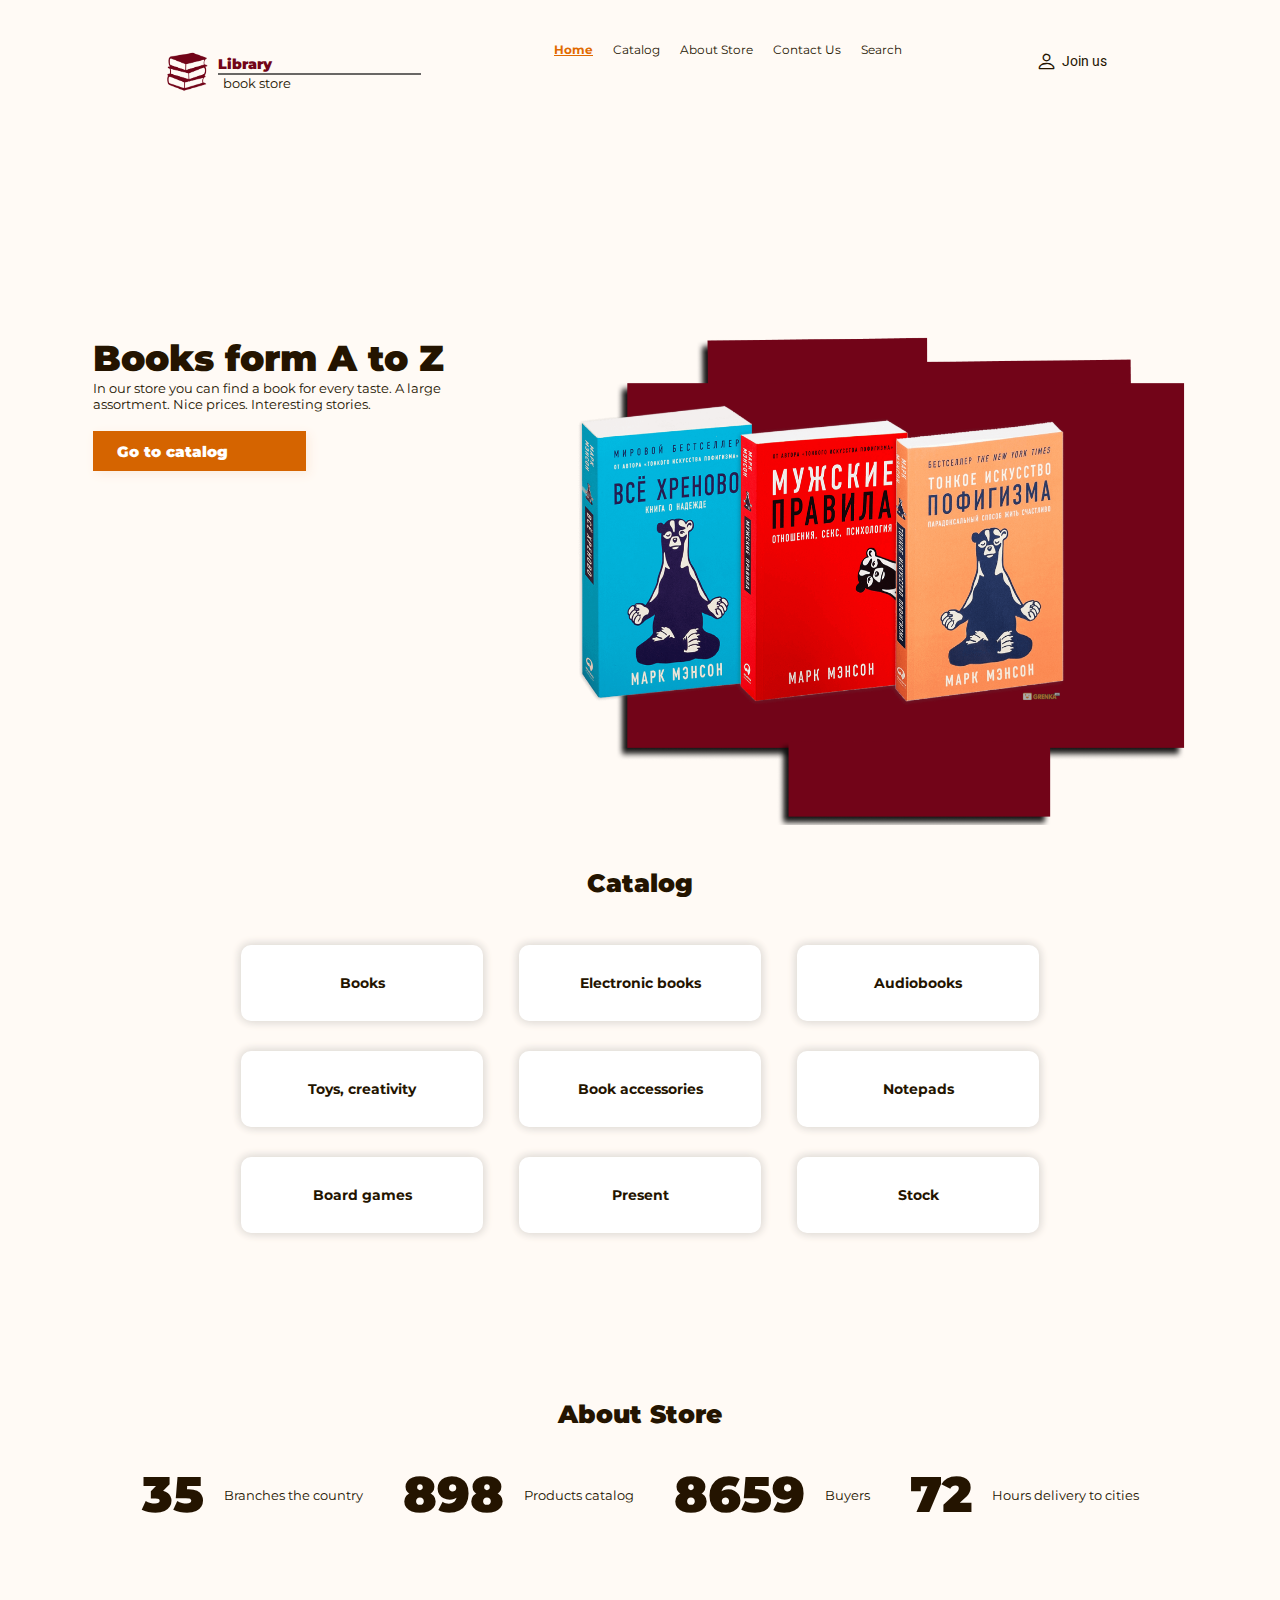
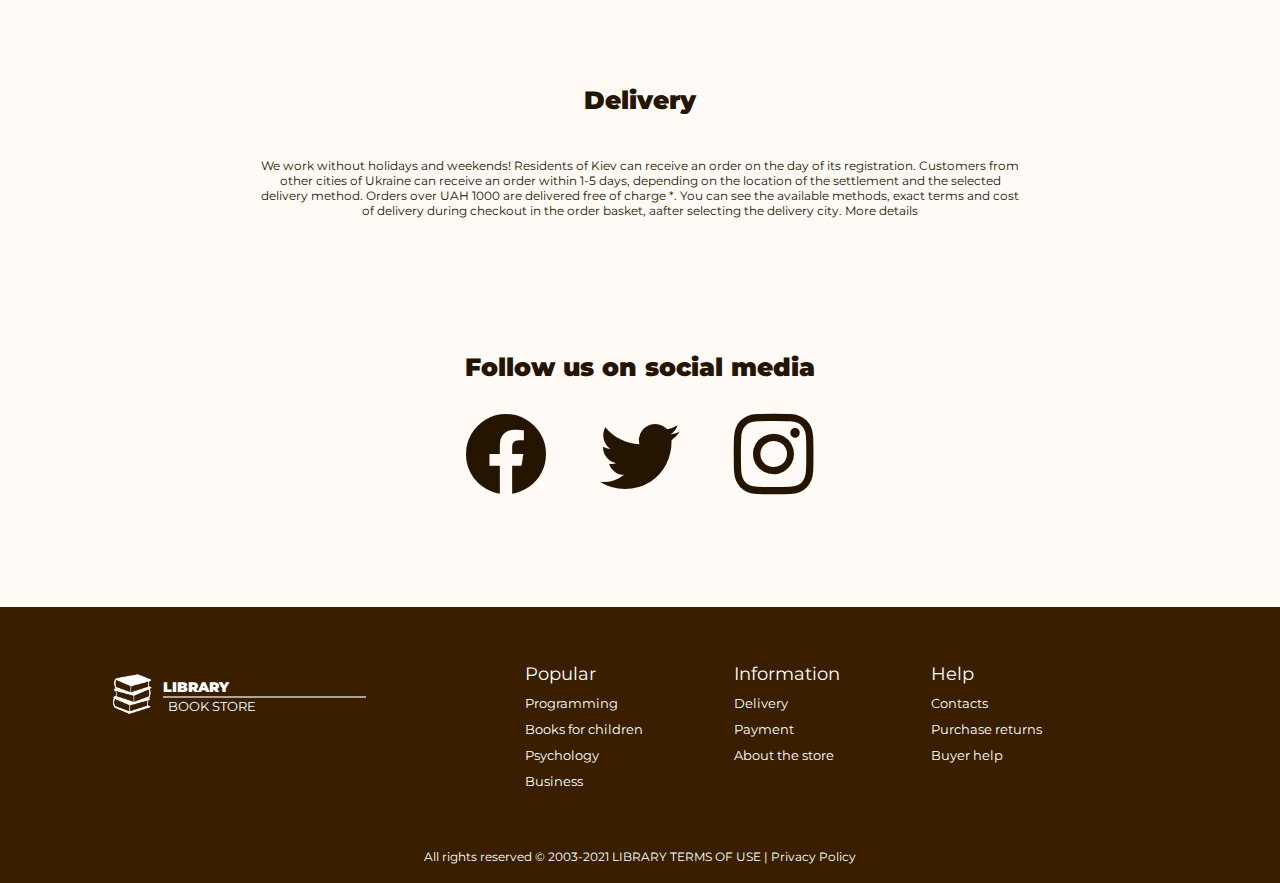
<file: index.html>
<!DOCTYPE html>
<html lang="en">

<head>
    <meta charset="UTF-8">
    <meta name="viewport" content="width=device-width, initial-scale=1.0">
    <link rel="stylesheet" href="./assets/css/style.css">
    <link rel="stylesheet" href="https://cdn.jsdelivr.net/npm/bootstrap-icons@1.11.3/font/bootstrap-icons.min.css">
    <title>Home Page</title>
</head>

<body>

    <header>
        <div class="logo_container">
            <img src="./assets/images/logo_book_white2.png" alt="book_logo" srcset="">
            <span class="logo_textContent">
                <p id="firstP">Library</p>
                <p id="for_line"></p>
                <p id="secondP">book store</p>
            </span>
        </div>
        <div>
            <ul class="navbar-list">
                <li><a href="" id="home_href">Home</a></li>
                <li><a href="./assets/pages/catalog.html">Catalog</a></li>
                <li><a href="./assets/pages/about.html">About Store</a></li>
                <li><a href="">Contact Us</a></li>
                <li><a href="">Search</a></li>
            </ul>
        </div>
        <div id="user-profile">
            <i class="bi bi-person"></i>
            <p>Join us</p>
        </div>
    </header>
    <!-- ======================================== -->
    <main>
        <div class="main-text-box">
            <h1>Books form A to Z</h1>
            <p>In our store you can find a book for every taste. A large assortment. Nice prices. Interesting
                stories.
            </p>
            <a href="./assets/pages/catalog.html">Go to catalog</a>
        </div>
        <img src="./assets/images/books-logos.png" alt="" srcset="">
    </main>
    <section class="catalog-section">
        <h2>Catalog</h2>
        <div>
            <ul>
                <li><button>Books</button></li>
                <li><button>Toys, creativity</button></li>
                <li><button>Board games</button></li>
            </ul>
            <ul>
                <li><button>Electronic books</button></li>
                <li><button>Book accessories</button></li>
                <li><button>Present</button></li>
            </ul>
            <ul>
                <li><button>Audiobooks</button></li>
                <li><button>Notepads</button></li>
                <li><button>Stock</button></li>
            </ul>
        </div>
    </section>
    <!-- ======================================== -->
    <section class="aboutStore-inform-section">
        <h3>About Store</h3>
        <div class="aboutStore-inform">
            <ul>
                <li>
                    <p id="inform-amount">35</p>
                    <p id="inform-text">Branches the country</p>
                </li>
                <li>
                    <p id="inform-amount">898</p>
                    <p id="inform-text">Products catalog</p>
                </li>
                <li>
                    <p id="inform-amount">8659</p>
                    <p id="inform-text">Buyers</p>
                </li>
                <li>
                    <p id="inform-amount">72</p>
                    <p id="inform-text">Hours delivery to cities</p>
                </li>
            </ul>
        </div>
    </section>
    <!-- ======================================== -->
    <section class="delivery-inform-section">
        <h4>Delivery</h4>
        <p>We work without holidays and weekends! Residents of Kiev can receive an order on the day of its
            registration.
            Customers from other cities of Ukraine can receive an order within 1-5 days, depending on the location
            of
            the settlement and the selected delivery method. Orders over UAH 1000 are delivered free of charge *.
            You
            can see the available methods, exact terms and cost of delivery during checkout in the order basket,
            aafter
            selecting the delivery city. More details</p>
    </section>
    <!--  -->
    <section class="socialLinks-section">
        <h2>Follow us on social media</h2>
        <div class="socialLinks-div">
            <a href="https://www.facebook.com/?_rdr"><i class="bi bi-facebook"></i></a>
            <a href="https://x.com/"><i class="bi bi-twitter"></i></a>
            <a href="https://www.instagram.com/"><i class="bi bi-instagram"></i></a>
        </div>
    </section>
    <!-- ======================================== -->
    <footer>
        <div>
            <div class="footer-main">
                <div class="footer-logo_container">
                    <img src="./assets/images/booklogo_Brown.png" alt="book_logo" srcset="">
                    <span class="footer-logo_textContent">
                        <p id="footer-firstP">LIBRARY</p>
                        <p id="footer-for_line"></p>
                        <p id="footer-secondP">BOOK STORE</p>
                    </span>
                </div>
                <div class="footer-list">
                    <ul>
                        <li><a href="">Popular</a></li>
                        <li><a href="">Programming</a></li>
                        <li><a href="">Books for children</a></li>
                        <li><a href="">Psychology</a></li>
                        <li><a href="">Business</a></li>
                    </ul>
                    <ul>
                        <li><a href="">Information</a></li>
                        <li><a href="">Delivery</a></li>
                        <li><a href="">Payment</a></li>
                        <li><a href="">About the store</a></li>
                    </ul>
                    <ul>
                        <li><a href="">Help</a></li>
                        <li><a href="">Contacts</a></li>
                        <li><a href="">Purchase returns</a></li>
                        <li><a href="">Buyer help</a></li>
                    </ul>
                </div>
                <div class="request-call-div">
                </div>
            </div>
        </div>
        <p id="copyright-text">All rights reserved © 2003-2021 LIBRARY TERMS OF USE | Privacy Policy</p>
    </footer>
    <form class="join-form-modal hidden" action=""> 
        <h2>Join Us</h2>
        <input type="text" name="" id="jUsername" placeholder="Username" required>
        <input type="email" name="" id="jEmail" placeholder="Email" required>
        <button id="jSubmit" type="submit">Join</button>
    </form>
    <div class="overlay hidden"></div>




</body>

<script src="./assets/js/script.js"></script>
</html>
</file>
<file: assets/css/style.css>
@import url(../css/font.css);
:root{
    --darkBrown:rgb(36, 20, 0)
}

* {
    margin: 0;
    padding: 0;
    box-sizing: border-box;
}

/* Semanthic's design */

body {
    background-color: rgb(255, 250, 245);
}

header {
    display: flex;
    justify-content: space-evenly;
    margin-top: 40px;
}

main{
    display: flex;
    margin-top: 244px;
    justify-content: space-evenly;
}

footer{
    background-color: rgb(57, 31, 0);
    margin-top: 6.5rem;
    height: 276px;
}


/*  */
/* Header Logo*/
.logo_container {
    display: flex;
    margin-top: 10px;
    margin-left: 32px;
}

.logo_container img {
    width: 42px;
    height: 42px;
}

#firstP {
    font-family: "Mont";
    font-weight: 900;
    font-size: 14px;
    color: rgb(114, 4, 24);
    padding-top: 5px;
}

#secondP {
    font-family: "Mont";
    font-weight: 400;
    font-size: 13px;
    color: var(--darkBrown);
    padding-left: 5px;
}

.logo_textContent {
    display: flex;
    flex-direction: column;
    padding-left: 10px;
}

#for_line {
    border: 1px solid rgb(105, 103, 101);
    width: 203px;
}

/* Navigation */
.navbar-list {
    list-style: none;
    display: flex;
    gap: 20px;
}

.navbar-list a {
    text-decoration: none;
    color: var(--darkBrown);
    font-size: 12px;
    font-weight: 400;
    font-family: "Mont";
}

#home_href {
    color: rgb(225, 106, 0);
    text-decoration-line: underline;
    font-weight: 700;
}

/* User Profile Panel */
#user-profile {
    display: flex;
    margin-top: 10px;
    cursor: pointer;
}

.bi-person {
    color: var(--darkBrown);
    font-size: 21px;
}

#user-profile p {
    font-size: 14px;
    font-family: "Roboto";
    font-weight: 400;
    margin: 3px 40px 0 5px;
    color: var(--darkBrown);
}

/*  */
/* Main Text Content (Books from A to Z) */

.main-text-box h1{
    font-size: 36px;
    font-family: "Mont";
    font-weight: 900;
    color: var(--darkBrown);
}

main img{
    width: 632px;
    height: 489px;
}

.main-text-box p{
    font-size: 13px;
    font-family: "Mont";
    font-weight: 400;
    color: var(--darkBrown);
    margin-bottom: 30px;
    width: 370px;
}

.main-text-box a{
    text-decoration: none;
    color: white;
    background-color: rgb(213, 100, 0);
    box-shadow: 3px 3px 10px rgb(251, 236, 223);
    font-size: 15px;
    font-family: "Mont";
    font-weight: 900;
    padding: 11px 78px 10px 24px;
}
/*  */
/* Catalog section */

.catalog-section {
    display: flex;
    align-items: center;
    flex-direction: column;
    margin-top: 43px;
}
.catalog-section h2{
    color:var(--darkBrown) ;
    font-size: 25px;
    font-family: "Mont";
    font-weight: 900;
}

.catalog-section ul{
    list-style-type: none;
    margin-top: 47px;
    
}

 .catalog-section li{
    margin-bottom: 30px;
 }
.catalog-section li button{
    color:var(--darkBrown) ;
    font-size: 14px;
    font-family: "Mont";
    font-weight: 700;
    text-decoration: none;
    border-radius: 10px;
    background-color: white;
    box-shadow: 1px 1px 10px rgb(224, 220, 215),
        -1px -1px 10px rgb(224, 220, 215);
    text-align: center;
    width: 242px;
    height: 76px;
    border: none;
    cursor: pointer;
}

.catalog-section div {
    display: flex;
    gap: 36px;
}

/*  */
/* About Store Infromation Section */
.aboutStore-inform-section{
    display: flex;
    align-items: center;
    flex-direction: column;
    margin-top: 8.5rem;
}

.aboutStore-inform-section h3{
    color:var(--darkBrown) ;
    font-size: 25px;
    font-family: "Mont";
    font-weight: 900;
}

.aboutStore-inform ul{
    display: flex;
    gap: 40px;
    margin-top: 35px;
}

.aboutStore-inform li{
    display: flex;
    align-items: center;
}

#inform-amount{
    color:var(--darkBrown) ;
    font-size: 50px;
    font-family: "Mont";
    font-weight: 900;
}

#inform-text{
    color:var(--darkBrown) ;
    font-size: 13px;
    font-family: "Mont";
    font-weight: 400;
    margin-left: 20px;
}
/*  */
/* Delivery Inform */

.delivery-inform-section{
    display: flex;
    flex-direction: column;
    align-items: center;
    margin-top: 10rem;
}

.delivery-inform-section h4{
    color:var(--darkBrown) ;
    font-size: 25px;
    font-family: "Mont";
    font-weight: 900;
}

.delivery-inform-section p{
    color:var(--darkBrown) ;
    font-size: 12px;
    font-family: "Mont";
    font-weight: 400;
    width: 60%;
    text-align: center;
    margin-top: 43px;
}
/*  */
/* Social Links Section */

.socialLinks-section{
    display: flex;
    justify-content: center;
    flex-direction: column;
    align-items: center;
    margin-top: 8.37rem;
}

.socialLinks-section h2{
    color: var(--darkBrown);
    font-weight: 900;
    font-size: 25px;
    font-family: "Mont";
}

.socialLinks-div{
    display: flex;
    gap: 3.4rem;
    margin-top: 30px;
}

.socialLinks-div a{
    font-size: 80px;
    color:var(--darkBrown);
}

/*  */
/* Footer Main PART */

.footer-main{
    display: flex;
    justify-content: space-around;    
    padding-top: 56px;
}
.footer-main a{
    text-decoration: none;
}

/*  */
/* Footer Logo*/

.footer-logo_container {
    display: flex;
    margin-top: 10px;
    margin-left: 32px;
}

.footer-logo_container img {
    width: 42px;
    height: 42px;
}

#footer-firstP {
    font-family: "Mont";
    font-weight: 900;
    font-size: 14px;
    color: white;
    padding-top: 5px;
}

#footer-secondP {
    font-family: "Mont";
    font-weight: 400;
    font-size: 13px;
    color: white;
    padding-left: 5px;
}

.footer-logo_textContent {
    display: flex;
    flex-direction: column;
    padding-left: 10px;
}

#footer-for_line {
    border: 1px solid rgb(173, 163, 150);
    width: 203px;
}

/*  */
/* Footer List */

.footer-list{
    display: flex;
    font-size: 13px;
    font-family: "Mont";
    font-weight: 400;
    gap: 91px;
}

.footer-list ul{
    list-style: none;
}

.footer-list li{
    margin-bottom: 10px;
}

footer a, p{
    color: white;
}

.footer-list li:first-child{
    font-size: 18px;
    font-weight: 400;
    font-family: "Mont";
}
/*  */
/*  */
#copyright-text{
    text-align: center;
    margin-top: 50px;
    font-size: 12px;
    font-weight: 400;
    font-family: "Mont";
}

/*  */
/* Modal Join Panel */

.overlay {
    position: absolute;
    top: 0;
    left: 0;
    width: 100%;
    height:100%;
    background-color: rgba(0, 0, 0, 0.6);
    backdrop-filter: blur(5px);
    z-index: 1;
  }


/* Join panel */

.join-form-modal{
    background-color: white;
    width: 662px;
    display: flex;
    flex-direction: column;
    gap: 20px;
    text-align: center;
    position: absolute;
    top: 50%;
    left: 50%;
    transform: translate(-50%, -50%);
    z-index: 2;
}

.join-form-modal p{ 
    font-family: "Crimson";
    margin-bottom: 20px;
}

.join-form-modal u{
    font-weight: 900;
    font-family: "Crimson";
}

.join-form-modal button{
    background-color: rgb(225, 106, 0);
    color: white;
    border: none;
}
.join-form-modal h2{
    margin-top: 10px;
    font-size: 44px;
    font-weight: 700;
    font-family: "Mont";
}
#jUsername{
    margin:10px 20px 10px 20px;
    padding: 15px;
    font-family: "Crimson";
}
#jEmail{
    margin:10px 20px 10px 20px;
    padding: 15px;
    font-family: "Crimson";
}
#jSubmit{
    margin:50px 20px 10px 20px;
    padding: 15px;
    font-family: "Crimson";
    cursor: pointer;
}
/*  */
.hidden{
    display: none;
}
</file>
